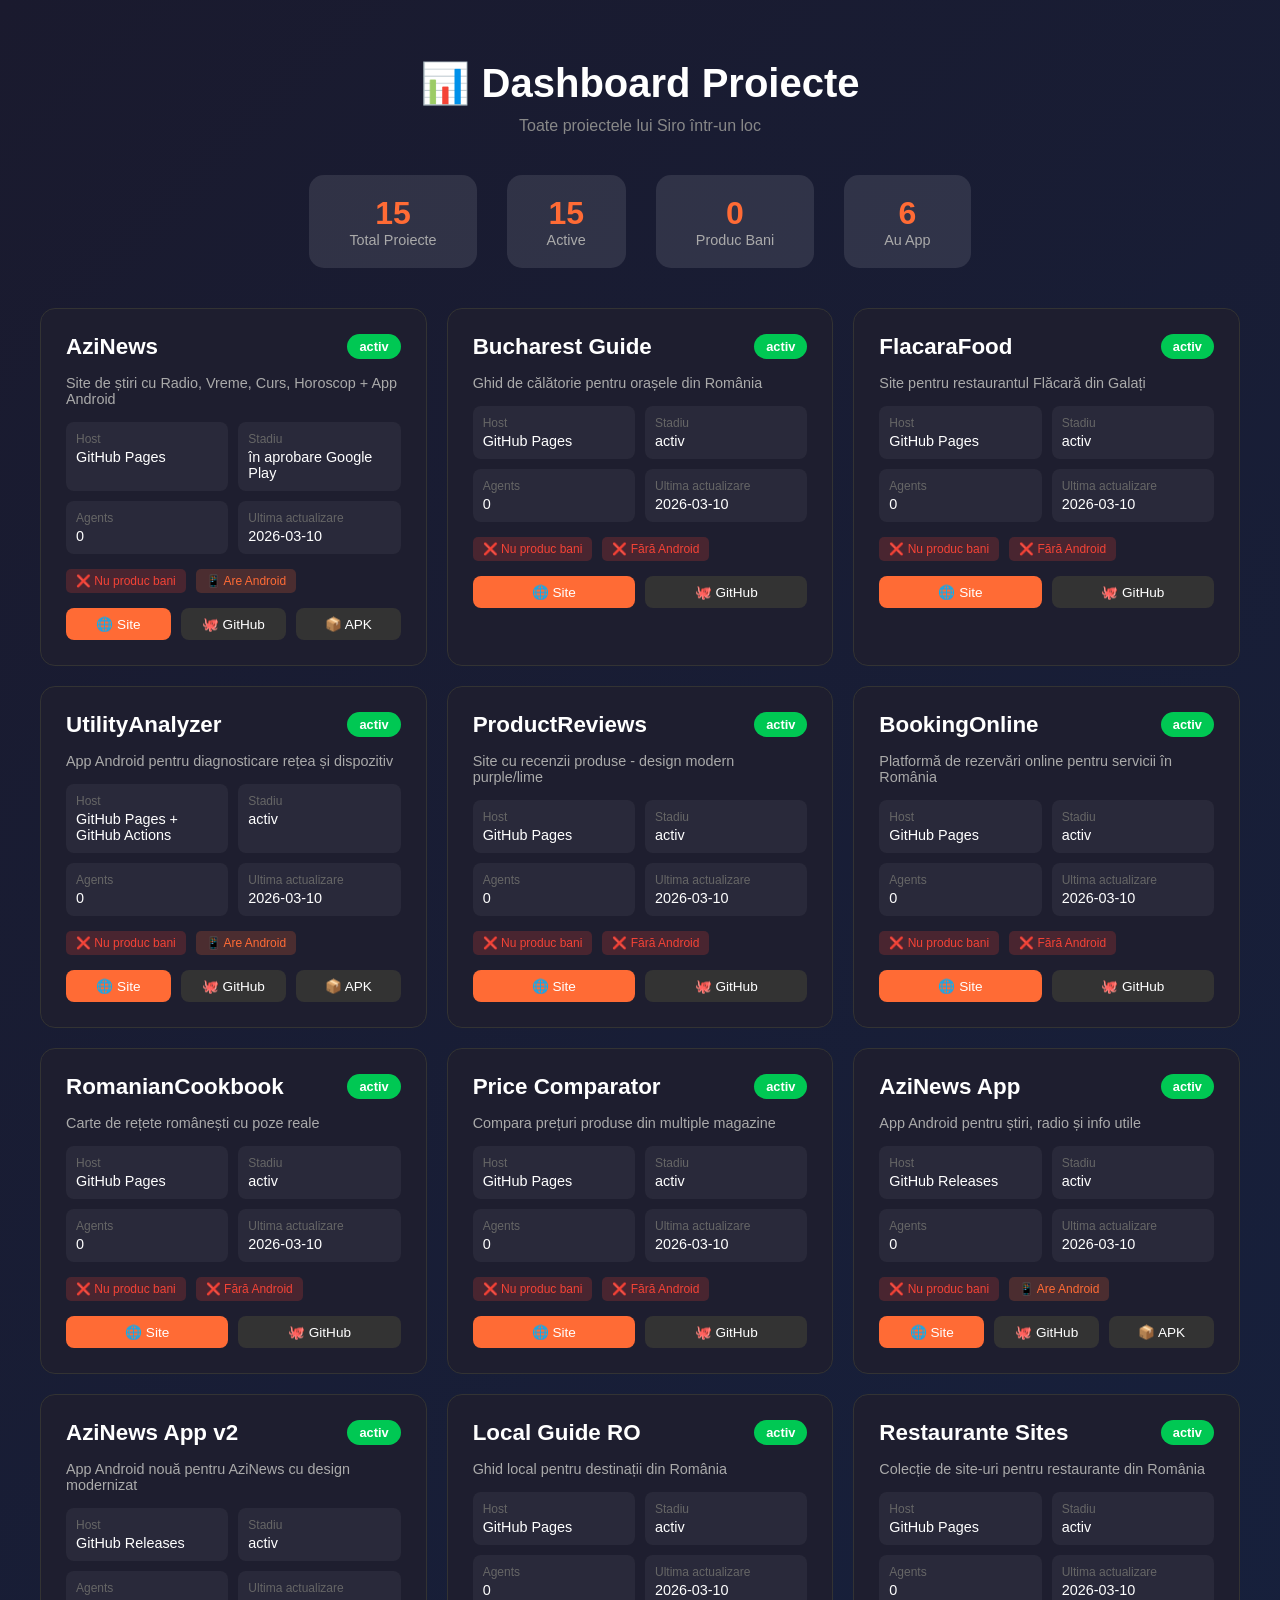
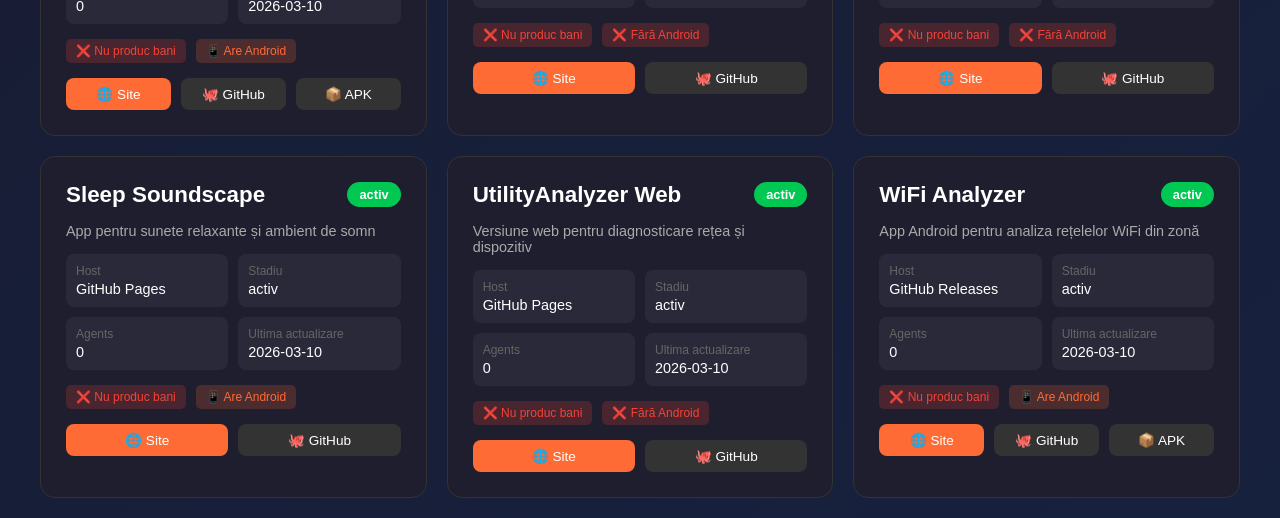
<file: index.html>
<!DOCTYPE html>
<html lang="ro">
<head>
    <meta charset="UTF-8">
    <meta name="viewport" content="width=device-width, initial-scale=1.0">
    <title>Dashboard Proiecte - Siro</title>
    <style>
        * { margin: 0; padding: 0; box-sizing: border-box; }
        body { 
            font-family: 'Segoe UI', sans-serif; 
            background: linear-gradient(135deg, #1a1a2e 0%, #16213e 100%);
            min-height: 100vh;
            padding: 20px;
        }
        .header {
            text-align: center;
            padding: 40px 0;
        }
        .header h1 {
            color: #fff;
            font-size: 2.5rem;
            margin-bottom: 10px;
        }
        .header p {
            color: #888;
        }
        .stats {
            display: flex;
            justify-content: center;
            gap: 30px;
            margin-bottom: 40px;
            flex-wrap: wrap;
        }
        .stat-box {
            background: rgba(255,255,255,0.1);
            padding: 20px 40px;
            border-radius: 15px;
            text-align: center;
        }
        .stat-number {
            font-size: 2rem;
            font-weight: bold;
            color: #ff6b35;
        }
        .stat-label {
            color: #aaa;
            font-size: 0.9rem;
        }
        .projects-grid {
            display: grid;
            grid-template-columns: repeat(auto-fill, minmax(350px, 1fr));
            gap: 20px;
            max-width: 1200px;
            margin: 0 auto;
        }
        .project-card {
            background: #1e1e2f;
            border-radius: 15px;
            padding: 25px;
            border: 1px solid #333;
            transition: transform 0.3s, border-color 0.3s;
        }
        .project-card:hover {
            transform: translateY(-5px);
            border-color: #ff6b35;
        }
        .project-header {
            display: flex;
            justify-content: space-between;
            align-items: start;
            margin-bottom: 15px;
        }
        .project-name {
            color: #fff;
            font-size: 1.4rem;
        }
        .status-badge {
            padding: 5px 12px;
            border-radius: 20px;
            font-size: 0.8rem;
            font-weight: bold;
        }
        .status-activ {
            background: #00c853;
            color: #fff;
        }
        .status-pauza {
            background: #ff9800;
            color: #fff;
        }
        .status-inactiv {
            background: #f44336;
            color: #fff;
        }
        .project-desc {
            color: #aaa;
            margin-bottom: 15px;
            font-size: 0.9rem;
        }
        .project-info {
            display: grid;
            grid-template-columns: 1fr 1fr;
            gap: 10px;
            margin-bottom: 15px;
        }
        .info-item {
            background: rgba(255,255,255,0.05);
            padding: 10px;
            border-radius: 8px;
        }
        .info-label {
            color: #666;
            font-size: 0.75rem;
            margin-bottom: 3px;
        }
        .info-value {
            color: #fff;
            font-size: 0.9rem;
        }
        .project-links {
            display: flex;
            gap: 10px;
            margin-top: 15px;
        }
        .btn {
            padding: 8px 16px;
            border-radius: 8px;
            text-decoration: none;
            font-size: 0.85rem;
            transition: background 0.3s;
            flex: 1;
            text-align: center;
        }
        .btn-primary {
            background: #ff6b35;
            color: #fff;
        }
        .btn-primary:hover {
            background: #ff8c5a;
        }
        .btn-secondary {
            background: #333;
            color: #fff;
        }
        .btn-secondary:hover {
            background: #444;
        }
        .features {
            display: flex;
            gap: 10px;
            flex-wrap: wrap;
            margin-top: 15px;
        }
        .feature {
            font-size: 0.75rem;
            padding: 5px 10px;
            border-radius: 5px;
            background: rgba(255,107,53,0.2);
            color: #ff6b35;
        }
        .feature.money {
            background: rgba(0,200,83,0.2);
            color: #00c853;
        }
        .feature.no {
            background: rgba(244,67,54,0.2);
            color: #f44336;
        }
        .loading {
            text-align: center;
            color: #888;
            padding: 50px;
        }
        .error {
            text-align: center;
            color: #f44336;
            padding: 20px;
            background: rgba(244,67,54,0.1);
            border-radius: 10px;
        }
    </style>
</head>
<body>
    <div class="header">
        <h1>📊 Dashboard Proiecte</h1>
        <p>Toate proiectele lui Siro într-un loc</p>
    </div>
    
    <div class="stats">
        <div class="stat-box">
            <div class="stat-number" id="totalProjects">-</div>
            <div class="stat-label">Total Proiecte</div>
        </div>
        <div class="stat-box">
            <div class="stat-number" id="activeProjects">-</div>
            <div class="stat-label">Active</div>
        </div>
        <div class="stat-box">
            <div class="stat-number" id="moneyProjects">-</div>
            <div class="stat-label">Produc Bani</div>
        </div>
        <div class="stat-box">
            <div class="stat-number" id="androidProjects">-</div>
            <div class="stat-label">Au App</div>
        </div>
    </div>
    
    <div class="projects-grid" id="projects">
        <div class="loading">Se încarcă proiectele...</div>
    </div>

    <script>
        async function loadProjects() {
            try {
                console.log('Loading projects...');
                const response = await fetch('projects.json');
                if (!response.ok) {
                    throw new Error('HTTP ' + response.status);
                }
                const projects = await response.json();
                console.log('Projects loaded:', projects);
                renderProjects(projects);
                updateStats(projects);
            } catch (error) {
                console.error('Error:', error);
                document.getElementById('projects').innerHTML = 
                    '<div class="error">Eroare: ' + error.message + '</div>';
            }
        }
        
        function updateStats(projects) {
            document.getElementById('totalProjects').textContent = projects.length;
            document.getElementById('activeProjects').textContent = 
                projects.filter(p => p.status === 'activ').length;
            document.getElementById('moneyProjects').textContent = 
                projects.filter(p => p.money).length;
            document.getElementById('androidProjects').textContent = 
                projects.filter(p => p.android).length;
        }
        
        function renderProjects(projects) {
            const grid = document.getElementById('projects');
            grid.innerHTML = projects.map(project => `
                <div class="project-card">
                    <div class="project-header">
                        <h2 class="project-name">${project.name}</h2>
                        <span class="status-badge status-${project.status}">${project.status}</span>
                    </div>
                    <p class="project-desc">${project.description}</p>
                    
                    <div class="project-info">
                        <div class="info-item">
                            <div class="info-label">Host</div>
                            <div class="info-value">${project.host}</div>
                        </div>
                        <div class="info-item">
                            <div class="info-label">Stadiu</div>
                            <div class="info-value">${project.stage}</div>
                        </div>
                        <div class="info-item">
                            <div class="info-label">Agents</div>
                            <div class="info-value">${project.agents}</div>
                        </div>
                        <div class="info-item">
                            <div class="info-label">Ultima actualizare</div>
                            <div class="info-value">${project.lastUpdate}</div>
                        </div>
                    </div>
                    
                    <div class="features">
                        <span class="feature ${project.money ? 'money' : 'no'}">
                            ${project.money ? '💰 Produc bani' : '❌ Nu produc bani'}
                        </span>
                        <span class="feature ${project.android ? '' : 'no'}">
                            ${project.android ? '📱 Are Android' : '❌ Fără Android'}
                        </span>
                    </div>
                    
                    <div class="project-links">
                        <a href="${project.url}" target="_blank" class="btn btn-primary">🌐 Site</a>
                        <a href="${project.github}" target="_blank" class="btn btn-secondary">🐙 GitHub</a>
                        ${project.apk ? `<a href="${project.apk}" target="_blank" class="btn btn-secondary">📦 APK</a>` : ''}
                    </div>
                </div>
            `).join('');
        }
        
        loadProjects();
    </script>
</body>
</html>
</file>
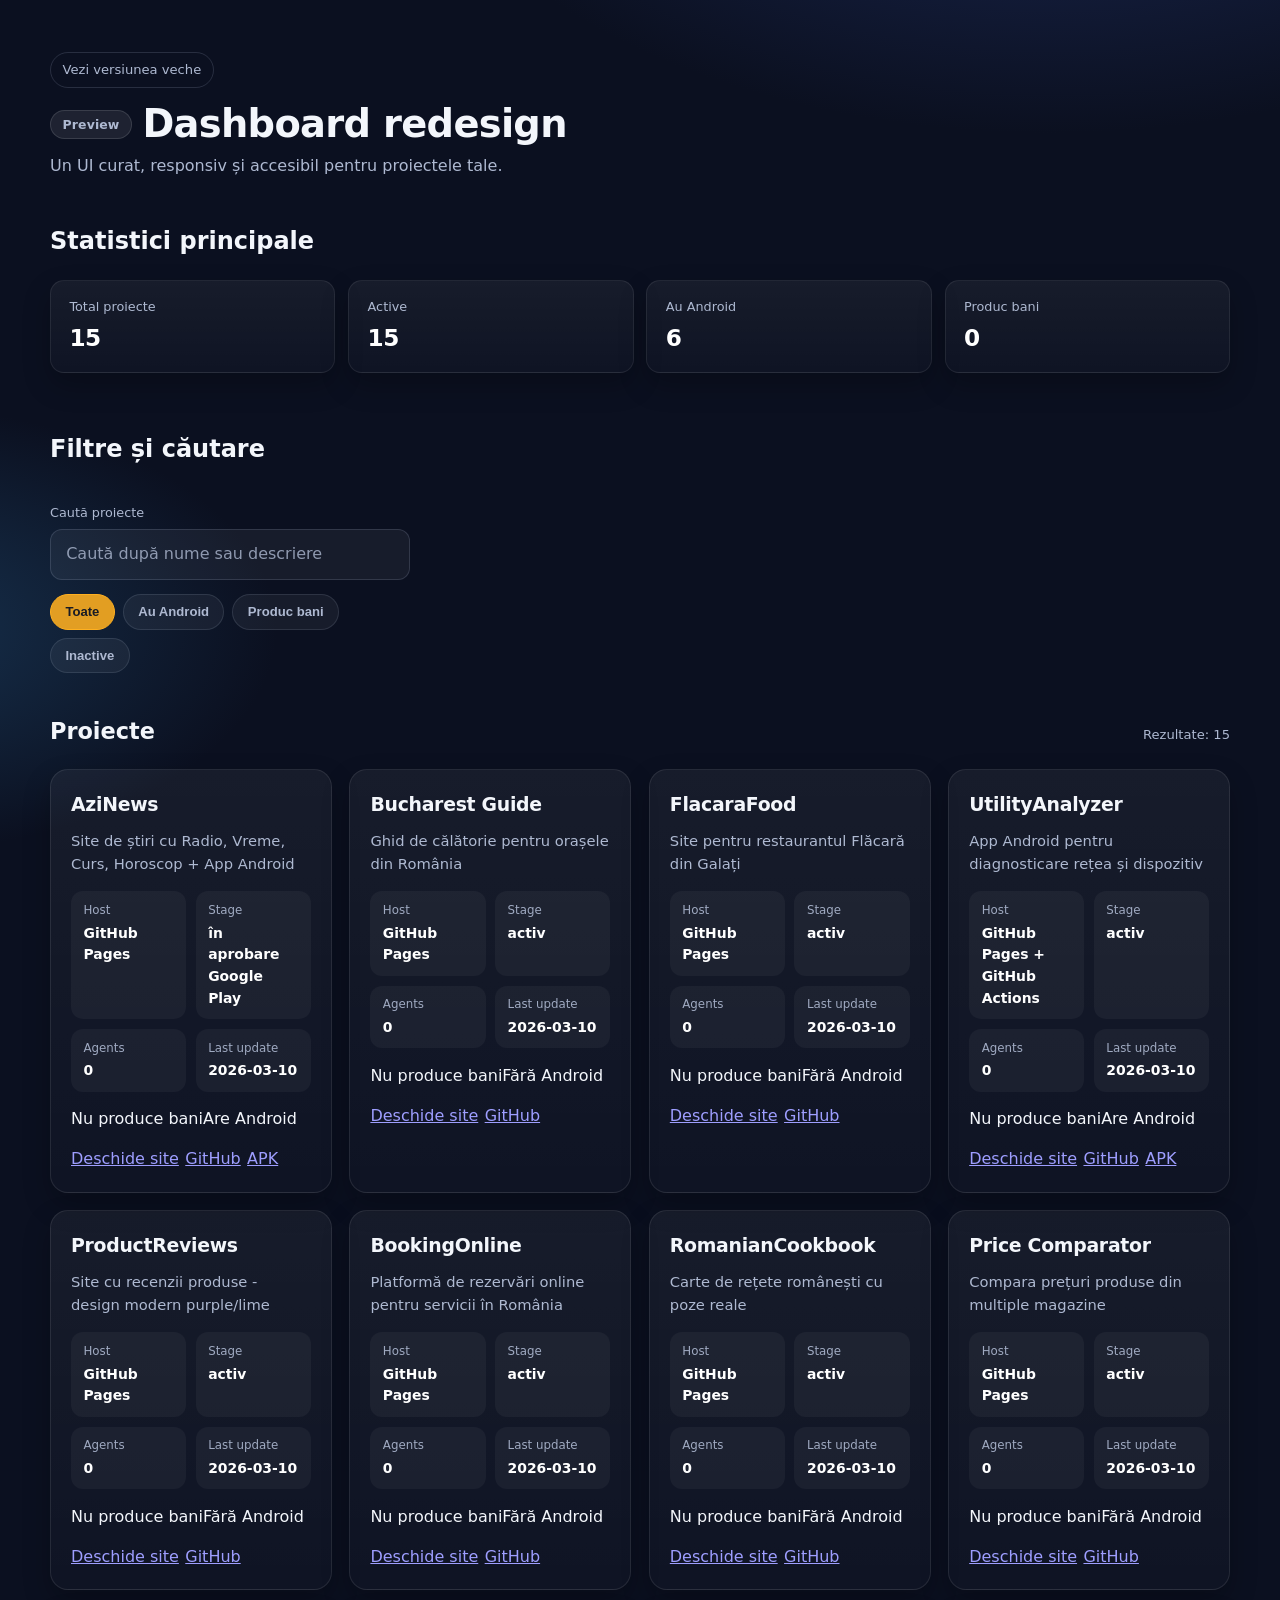
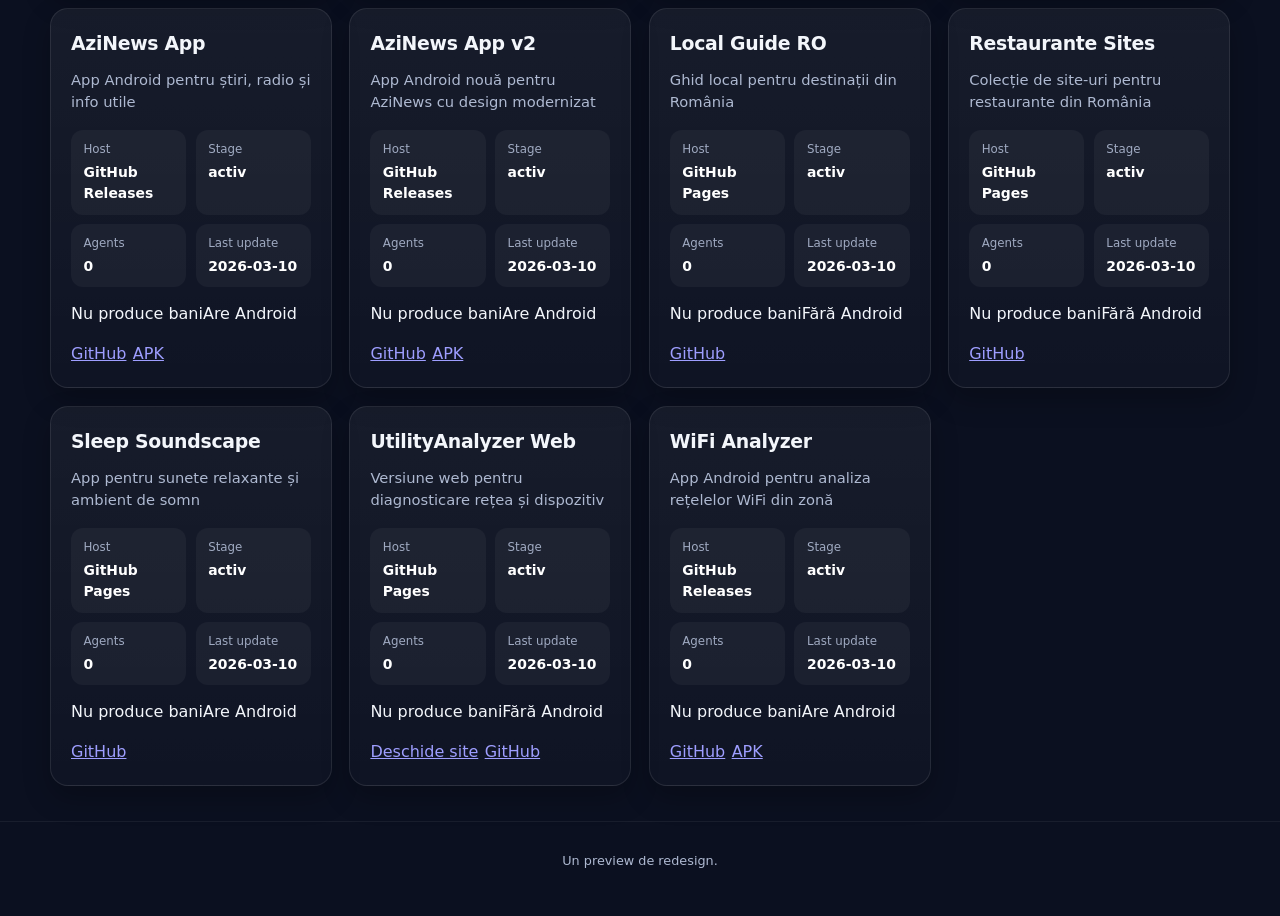
<file: preview/ui-redesign/index.html>
<!DOCTYPE html>
<html lang="ro">
<head>
  <meta charset="utf-8">
  <meta name="viewport" content="width=device-width, initial-scale=1">
  <title>Dashboard redesign preview</title>
  <link rel="stylesheet" href="./styles.css">
</head>
<body>
  <header class="page-header">
    <div class="container">
      <a class="link-back" href="../../index.html">Vezi versiunea veche</a>
      <div class="header-row">
        <span class="badge preview-badge">Preview</span>
        <h1>Dashboard redesign</h1>
      </div>
      <p class="subtitle">Un UI curat, responsiv și accesibil pentru proiectele tale.</p>
    </div>
  </header>

  <main class="container page-main">
    <section class="stats-section" aria-labelledby="stats-title">
      <h2 class="visually-hidden" id="stats-title">Statistici principale</h2>
      <div class="stats-grid">
        <article class="stat-card">
          <dt>Total proiecte</dt>
          <dd data-stat="total">-</dd>
        </article>
        <article class="stat-card">
          <dt>Active</dt>
          <dd data-stat="active">-</dd>
        </article>
        <article class="stat-card">
          <dt>Au Android</dt>
          <dd data-stat="android">-</dd>
        </article>
        <article class="stat-card">
          <dt>Produc bani</dt>
          <dd data-stat="money">-</dd>
        </article>
      </div>
    </section>

    <section class="toolbar" aria-labelledby="toolbar-title">
      <h2 class="visually-hidden" id="toolbar-title">Filtre și căutare</h2>
      <div class="search-wrap">
        <label for="project-search">Caută proiecte</label>
        <input id="project-search" type="search" placeholder="Caută după nume sau descriere" autocomplete="off" />
      </div>
      <div class="filters" role="group" aria-label="Filtre rapide">
        <button class="filter is-active" data-filter="all" type="button" aria-pressed="true">Toate</button>
        <button class="filter" data-filter="android" type="button" aria-pressed="false">Au Android</button>
        <button class="filter" data-filter="money" type="button" aria-pressed="false">Produc bani</button>
        <button class="filter" data-filter="inactve" type="button" aria-pressed="false">Inactive</button>
      </div>
    </section>

    <section class="projects-section" aria-labelledby="projects-title">
      <div class="projects-head">
        <h2 id="projects-title">Proiecte</h2>
        <p id="project-count" class="project-count" aria-live="polite">Se încarcă…</p>
      </div>
      <div class="project-grid" id="project-grid" aria-live="polite"></div>
      <div id="loading-state" class="state-note">Se încarcă datele…</div>
      <div id="error-state" class="state-note error hidden">Nu am putut încărca datele. Încearcă din nou.</div>
    </section>
  </main>

  <footer class="page-footer">
    <p>Un preview de redesign.</p>
  </footer>

  <script src="./app.js" defer></script>
</body>
</html>
</file>
<file: preview/ui-redesign/styles.css>
:root {
  --bg: #0b1020;
  --surface: #141a2d;
  --surface-2: #1c2438;
  --text: #f3f6fb;
  --muted: #aeb9d1;
  --accent: #ffb020;
  --success: #34d399;
  --danger: #f87171;
  --focus: #7aa2f7;
  --radius: 18px;
  --shadow: 0 12px 28px rgba(0, 0, 0, 0.24);
  --container: 1180px;
  --gap: 18px;
  color-scheme: dark;
}

* {
  box-sizing: border-box;
}

body {
  margin: 0;
  font-family: system-ui, -apple-system, "Segoe UI", Roboto, Arial, sans-serif;
  background:
    radial-gradient(1200px 700px at 82% -10%, #1d2c5c 0%, transparent 55%),
    radial-gradient(900px 500px at -10% 25%, #17324f 0%, transparent 45%),
    var(--bg);
  color: var(--text);
  line-height: 1.55;
}

.container {
  width: min(var(--container), 100% - 2.5rem);
  margin-inline: auto;
}

.page-header {
  padding: clamp(2rem, 5vw, 3.25rem) 0 clamp(1rem, 2vw, 1.5rem);
}

.link-back {
  display: inline-flex;
  align-items: center;
  gap: 0.45rem;
  color: var(--muted);
  text-decoration: none;
  font-size: 0.82rem;
  padding: 0.42rem 0.72rem;
  border: 1px solid rgba(174, 185, 209, 0.18);
  border-radius: 999px;
  transition: color .18s ease, border-color .18s ease, background-color .18s ease;
}

.link-back:hover,
.link-back:focus {
  color: #fff;
  border-color: rgba(122, 162, 247, 0.55);
  background: rgba(122, 162, 247, 0.12);
}

.header-row {
  margin-top: 0.9rem;
  display: flex;
  align-items: center;
  gap: 0.65rem;
}

h1 {
  margin: 0;
  font-size: clamp(1.7rem, 2.6vw + 0.8rem, 2.4rem);
  line-height: 1.15;
  letter-spacing: -0.018em;
}

.preview-badge,
.badge {
  display: inline-flex;
  align-items: center;
  justify-content: center;
  min-height: 1.8rem;
  padding: 0.2rem 0.72rem;
  border-radius: 999px;
  font-size: 0.78rem;
  font-weight: 700;
  letter-spacing: 0.01em;
}

.preview-badge {
  background: color-mix(in srgb, var(--accent), transparent 78%);
  color: var(--accent);
  border: 1px solid color-mix(in srgb, var(--accent), transparent 35%);
}

.subtitle {
  margin: 0.5rem 0 0;
  color: var(--muted);
}

.page-main {
  display: grid;
  gap: 2.4rem;
}

.stats-grid {
  display: grid;
  grid-template-columns: repeat(auto-fit, minmax(180px, 1fr));
  gap: 0.8rem;
  margin: 0;
}

.stat-card {
  background: linear-gradient(180deg, rgba(255, 255, 255, 0.05), rgba(255, 255, 255, 0.02));
  border: 1px solid rgba(255, 255, 255, 0.08);
  border-radius: 14px;
  padding: 1rem 1.15rem;
  box-shadow: var(--shadow);
}

.stat-card dt {
  color: var(--muted);
  font-size: 0.8rem;
  margin: 0 0 0.18rem;
}

.stat-card dd {
  margin: 0;
  font-size: 1.45rem;
  font-weight: 800;
  letter-spacing: -0.02em;
  color: #fff;
}

.toolbar {
  display: grid;
  grid-template-columns: minmax(240px, 360px);
  gap: 0.9rem;
  align-items: start;
}

label {
  display: block;
  color: var(--muted);
  font-size: 0.8rem;
  margin-bottom: 0.4rem;
}

input[type="search"] {
  width: 100%;
  padding: 0.75rem 0.95rem;
  border-radius: 12px;
  border: 1px solid rgba(174, 185, 209, 0.18);
  background: rgba(255, 255, 255, 0.05);
  color: var(--text);
  outline-offset: 2px;
  font: inherit;
}

input[type="search"]::placeholder {
  color: color-mix(in srgb, var(--muted), transparent 20%);
}

input[type="search"]:focus-visible {
  outline: 3px solid var(--focus);
  outline-offset: 2px;
}

.filters {
  display: flex;
  flex-wrap: wrap;
  gap: 0.5rem;
}

.filter {
  background: rgba(255, 255, 255, 0.05);
  color: var(--muted);
  border: 1px solid rgba(174, 185, 209, 0.15);
  padding: 0.58rem 0.9rem;
  border-radius: 999px;
  font-size: 0.82rem;
  font-weight: 700;
  cursor: pointer;
  transition: background-color .18s ease, color .18s ease, border-color .18s ease;
}

.filter:hover {
  color: #fff;
  background: rgba(255, 255, 255, 0.09);
}

.filter[aria-pressed="true"] {
  background: color-mix(in srgb, var(--accent), transparent 12%);
  color: #181b25;
  border-color: var(--accent);
}

.filter:focus-visible {
  outline: 3px solid var(--focus);
  outline-offset: 2px;
}

.projects-section {

}

.projects-head {
  display: flex;
  justify-content: space-between;
  align-items: baseline;
  gap: 1rem;
  margin-bottom: 0.7rem;
}

.projects-head h2 {
  margin: 0;
  font-size: 1.4rem;
}

.project-count {
  color: var(--muted);
  font-size: 0.82rem;
}

.project-grid {
  display: grid;
  grid-template-columns: repeat(auto-fit, minmax(280px, 1fr));
  gap: 1.1rem;
}

.project-card {
  background: linear-gradient(180deg, rgba(255, 255, 255, 0.05), rgba(255, 255, 255, 0.02));
  border: 1px solid rgba(255, 255, 255, 0.09);
  border-radius: var(--radius);
  padding: 1.25rem;
  box-shadow: var(--shadow);
  display: grid;
  gap: 0.8rem;
  align-content: start;
  transition: transform .18s ease, box-shadow .18s ease, border-color .18s ease;
}

.project-card:hover {
  transform: translateY(-3px);
  border-color: rgba(255, 176, 32, 0.34);
}

.project-card:focus-within {
  border-color: rgba(122, 162, 247, 0.5);
}

.card-head {
  display: flex;
  justify-content: space-between;
  align-items: flex-start;
  gap: 0.75rem;
}

.card-title {
  margin: 0;
  font-size: 1.18rem;
  font-weight: 800;
  letter-spacing: -0.015em;
}

.card-desc {
  margin: -.15rem 0 0.2rem;
  color: var(--muted);
  font-size: 0.92rem;
}

.card-meta {
  display: grid;
  grid-template-columns: repeat(2, 1fr);
  gap: 0.6rem;
  margin: 0 0 0.15rem;
}

.card-meta div {
  background: rgba(255, 255, 255, 0.045);
  border-radius: 12px;
  padding: 0.62rem 0.78rem;
}

.card-meta dt {
  color: color-mix(in srgb, var(--muted), transparent 10%);
  font-size: 0.74rem;
  margin: 0 0 0.2rem;
}

.card-meta dd {
  margin: 0;
  font-size: 0.87rem;
  font-weight: 700;
  color: #fff;
}

.badge-list {
  display: flex;
  flex-wrap: wrap;
  gap: 0.4rem;
}

.badge {
  background: rgba(255, 255, 255, 0.08);
  border: 1px solid rgba(255, 255, 255, 0.12);
  color: var(--muted);
}

.badge.ok {
  background: color-mix(in srgb, var(--success), transparent 82%);
  color: var(--success);
  border-color: color-mix(in srgb, var(--success), transparent 40%);
}

.badge.no {
  background: color-mix(in srgb, var(--danger), transparent 85%);
  color: var(--danger);
  border-color: color-mix(in srgb, var(--danger), transparent 42%);
}

.badge.active {
  background: color-mix(in srgb, var(--success), transparent 82%);
  color: #d7ffe9;
  border-color: color-mix(in srgb, var(--success), transparent 40%);
}

.badge.paused {
  background: color-mix(in srgb, #ffb020, transparent 82%);
  color: #ffd08a;
  border-color: color-mix(in srgb, var(--accent), transparent 40%);
}

.card-actions {
  display: flex;
  flex-wrap: wrap;
  gap: 0.4rem;
  margin-top: 0.15rem;
}

.btn {
  display: inline-flex;
  align-items: center;
  justify-content: center;
  min-height: 2.4rem;
  padding: 0.55rem 0.95rem;
  border-radius: 10px;
  text-decoration: none;
  font-size: 0.83rem;
  font-weight: 800;
  background: #2b3350;
  color: #f6f8fb;
  border: 1px solid rgba(255, 255, 255, 0.12);
  transition: transform .15s ease, background-color .15s ease, border-color .15s ease;
}

.btn:hover,
.btn:focus {
  transform: translateY(-1px);
  border-color: rgba(255, 176, 32, 0.6);
}

.btn:focus-visible {
  outline: 3px solid var(--focus);
  outline-offset: 2px;
}

.btn.primary {
  background: linear-gradient(180deg, #ffb24d, #f58f17);
  color: #151721;
  border-color: transparent;
}

.btn.secondary {
  background: #1f2740;
}

.state-note {
  margin-top: 1.2rem;
  color: var(--muted);
  text-align: center;
  padding: 1.5rem;
  background: rgba(255, 255, 255, 0.04);
  border-radius: 14px;
  font-size: 0.9rem;
}

.state-note.error {
  color: #ffd0d0;
  background: color-mix(in srgb, var(--danger), transparent 85%);
}

.hidden {
  display: none;
}

.page-footer {
  margin-top: 2.2rem;
  color: var(--muted);
  font-size: 0.8rem;
  text-align: center;
  border-top: 1px solid rgba(255, 255, 255, 0.06);
  padding: 1rem 0 2rem;
}

.sr-only {
  position: absolute;
  width: 1px;
  height: 1px;
  margin: -1px;
  padding: 0;
  overflow: hidden;
  clip: rect(0, 0, 0, 0);
  white-space: nowrap;
  border: 0;
}

@media (max-width: 720px) {
  .card-meta,
  .stats-grid {
    grid-template-columns: 1fr;
  }

  .projects-head {
    align-items: flex-start;
    flex-direction: column;
  }
}

@media (prefers-reduced-motion: reduce) {
  * {
    transition: none !important;
    animation: none !important;
  }
}
</file>
